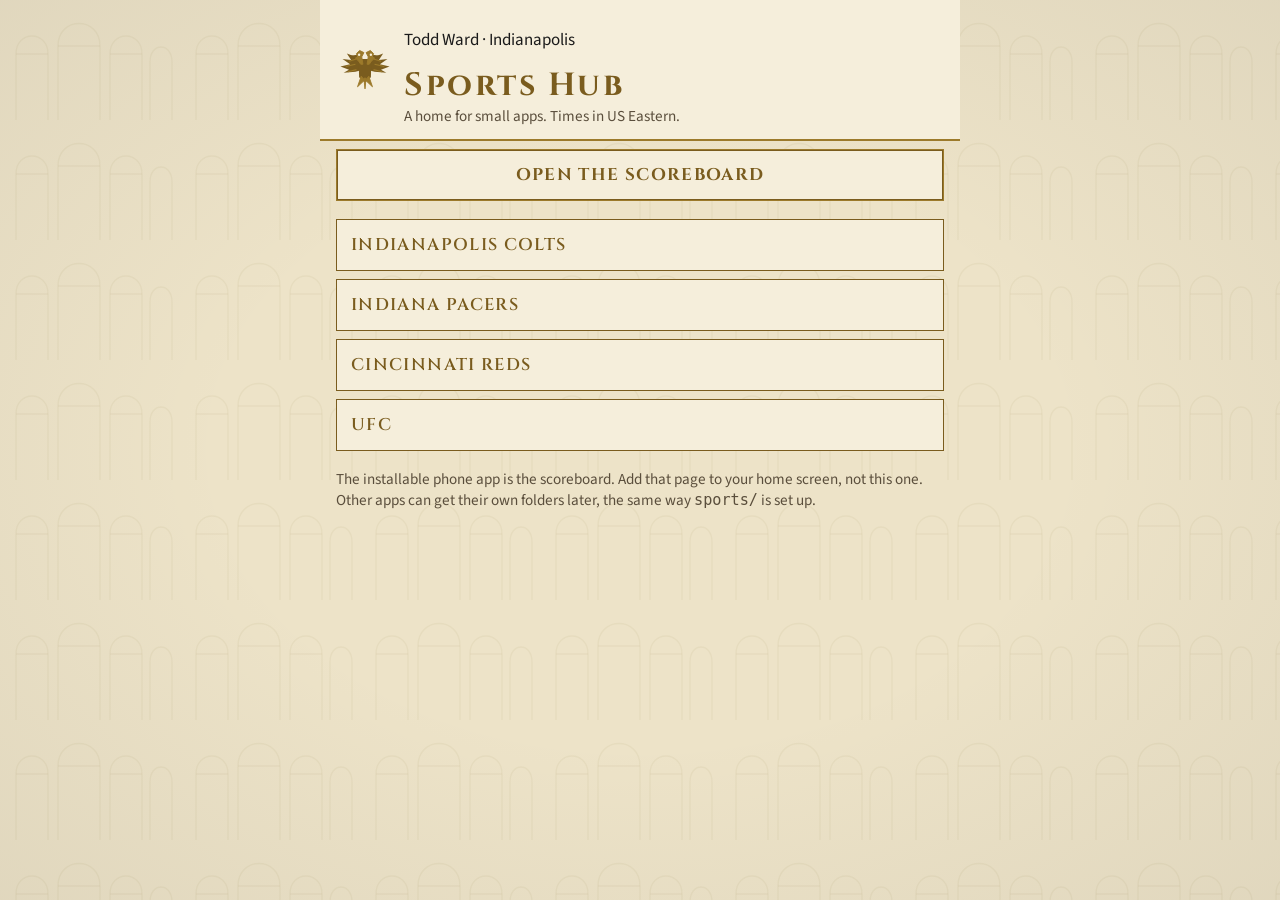
<file: index.html>
<!DOCTYPE html>
<html lang="en">
<head>
  <meta charset="utf-8">
  <meta name="viewport" content="width=device-width, initial-scale=1, viewport-fit=cover">
  <meta name="theme-color" content="#0B0B0D">
  <meta name="theme-color" content="#EDE3C8" media="(prefers-color-scheme: light)">
  <meta name="description" content="Sports Hub for Todd Ward. The phone scoreboard lives in the sports app.">
  <title>Sports Hub</title>
  <link rel="icon" href="sports/icons/icon-192.png">
  <link rel="stylesheet" href="sports/css/app.css">
</head>
<body>
  <div class="shell">
    <header class="mast">
      <div class="brand">
        <svg class="aquila" viewBox="34 16 60 50" aria-hidden="true">
          <path d="M62.8 34.8 53.6 26.7 44.3 23.2 48.9 30.2 39.6 29 47.8 34.8 37.3 37.2 46.6 40.6 40.8 44.1 53.6 43 61.7 40.6Z"/>
          <path d="M65.2 34.8 74.4 26.7 83.7 23.2 79.1 30.2 88.4 29 80.2 34.8 90.7 37.2 81.4 40.6 87.2 44.1 74.4 43 66.3 40.6Z"/>
          <path d="M57 29 71 29 70.4 48.8 64 54.6 57.6 48.8Z"/>
          <path d="M55.9 24.4 47.8 25.6 55.3 27.9Z"/>
          <path d="M72.1 24.4 80.2 25.6 72.7 27.9Z"/>
          <path class="bright" d="M61.7 34.8 60.5 26.7 62.8 22.1 58.2 19.8 54.7 23.2 55.9 26.7 53.6 27.9 57 31.4 59.4 34.8Z"/>
          <path class="bright" d="M66.3 34.8 67.5 26.7 65.2 22.1 69.8 19.8 73.3 23.2 72.1 26.7 74.4 27.9 71 31.4 68.6 34.8Z"/>
          <path class="bright" d="M59.9 47.6 55.9 59.2 63.4 52.2Z"/>
          <path class="bright" d="M62.8 49.9 64 61.5 65.2 49.9Z"/>
          <path class="bright" d="M68.1 47.6 72.1 59.2 64.6 52.2Z"/>
          <path class="line" d="M54.7 29 46.6 31.4M53.6 34.8 43.1 37.2M54.7 40.6 45.4 43M73.3 29 81.4 31.4M74.4 34.8 84.9 37.2M73.3 40.6 82.6 43"/>
          <circle class="eye" cx="57.6" cy="24.4" r="1.3"/>
          <circle class="eye" cx="70.4" cy="24.4" r="1.3"/>
        </svg>
        <div>
          <p class="eyebrow">Todd Ward · Indianapolis</p>
          <h1>Sports Hub</h1>
          <p class="place">A home for small apps. Times in US Eastern.</p>
        </div>
      </div>
    </header>
    <a class="refresh open-app" href="sports/">Open the scoreboard</a>
    <ul class="hub-list">
      <li><a href="sports/#colts">Indianapolis Colts</a></li>
      <li><a href="sports/#pacers">Indiana Pacers</a></li>
      <li><a href="sports/#reds">Cincinnati Reds</a></li>
      <li><a href="sports/#ufc">UFC</a></li>
    </ul>
    <p class="place">The installable phone app is the scoreboard. Add that page to your home screen, not this one. Other apps can get their own folders later, the same way <code>sports/</code> is set up.</p>
  </div>
</body>
</html>
</file>
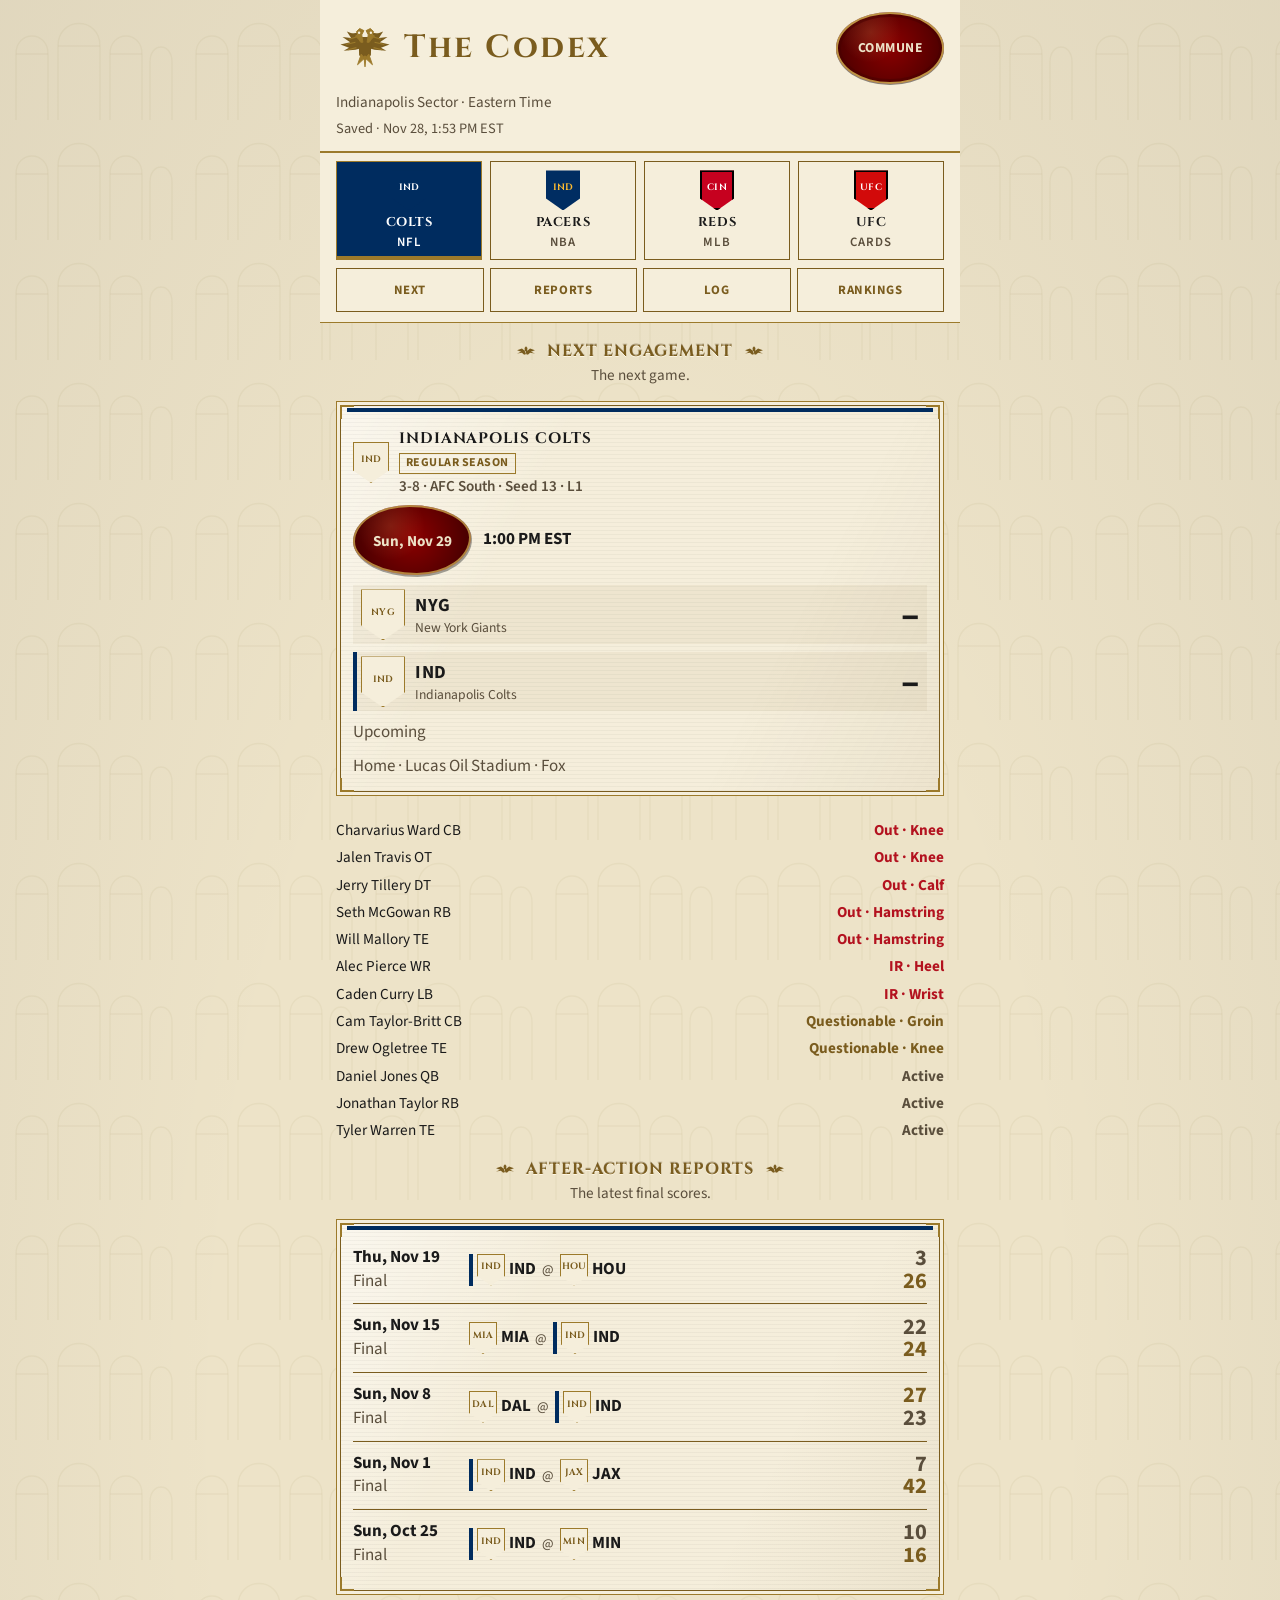
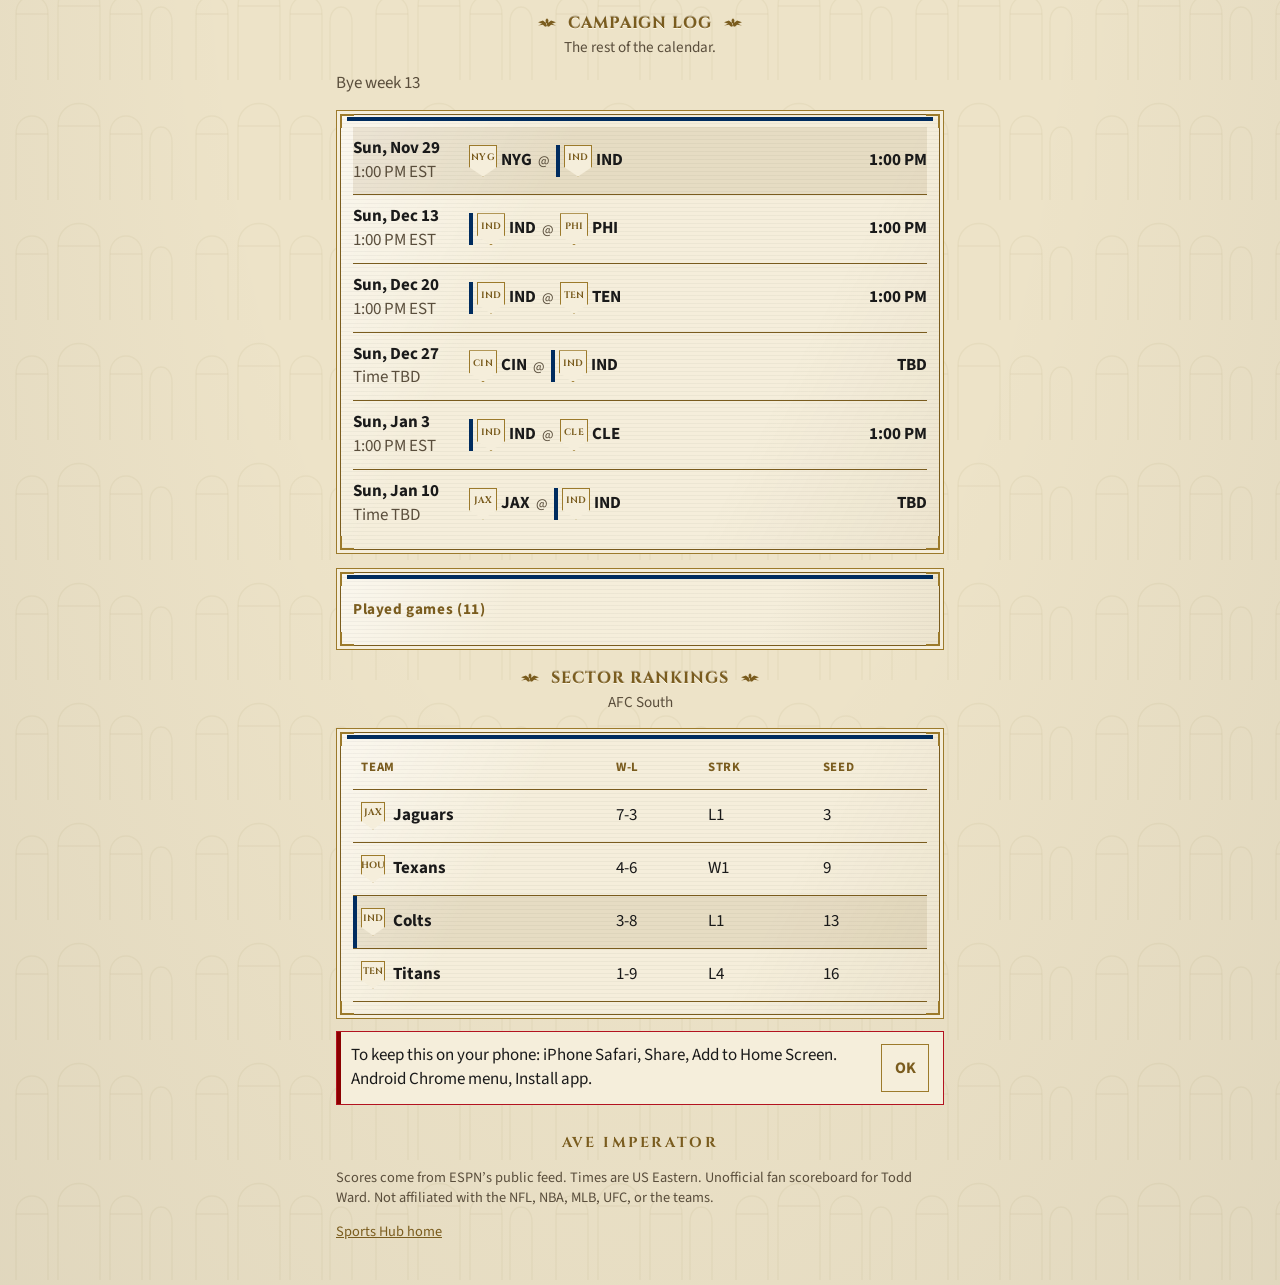
<file: sports/index.html>
<!DOCTYPE html>
<html lang="en">
<head>
  <meta charset="utf-8">
  <meta name="viewport" content="width=device-width, initial-scale=1, viewport-fit=cover">
  <meta name="theme-color" content="#0B0B0D">
  <meta name="theme-color" content="#EDE3C8" media="(prefers-color-scheme: light)">
  <meta name="description" content="Colts, Pacers, Reds, and UFC scores for Todd Ward. Times in US Eastern.">
  <meta name="mobile-web-app-capable" content="yes">
  <meta name="apple-mobile-web-app-capable" content="yes">
  <meta name="apple-mobile-web-app-status-bar-style" content="black-translucent">
  <meta name="apple-mobile-web-app-title" content="Ward Sports">
  <title>Ward Sports</title>
  <link rel="manifest" href="manifest.webmanifest">
  <link rel="icon" href="icons/icon-192.png" sizes="192x192">
  <link rel="apple-touch-icon" href="icons/apple-touch-icon.png">
  <link rel="stylesheet" href="css/app.css">
</head>
<body>
  <div class="shell">
    <header class="mast">
      <div class="mast-row">
      <div class="brand">
        <svg class="aquila" viewBox="34 16 60 50" aria-hidden="true">
          <path d="M62.8 34.8 53.6 26.7 44.3 23.2 48.9 30.2 39.6 29 47.8 34.8 37.3 37.2 46.6 40.6 40.8 44.1 53.6 43 61.7 40.6Z"/>
          <path d="M65.2 34.8 74.4 26.7 83.7 23.2 79.1 30.2 88.4 29 80.2 34.8 90.7 37.2 81.4 40.6 87.2 44.1 74.4 43 66.3 40.6Z"/>
          <path d="M57 29 71 29 70.4 48.8 64 54.6 57.6 48.8Z"/>
          <path d="M55.9 24.4 47.8 25.6 55.3 27.9Z"/>
          <path d="M72.1 24.4 80.2 25.6 72.7 27.9Z"/>
          <path class="bright" d="M61.7 34.8 60.5 26.7 62.8 22.1 58.2 19.8 54.7 23.2 55.9 26.7 53.6 27.9 57 31.4 59.4 34.8Z"/>
          <path class="bright" d="M66.3 34.8 67.5 26.7 65.2 22.1 69.8 19.8 73.3 23.2 72.1 26.7 74.4 27.9 71 31.4 68.6 34.8Z"/>
          <path class="bright" d="M59.9 47.6 55.9 59.2 63.4 52.2Z"/>
          <path class="bright" d="M62.8 49.9 64 61.5 65.2 49.9Z"/>
          <path class="bright" d="M68.1 47.6 72.1 59.2 64.6 52.2Z"/>
          <path class="line" d="M54.7 29 46.6 31.4M53.6 34.8 43.1 37.2M54.7 40.6 45.4 43M73.3 29 81.4 31.4M74.4 34.8 84.9 37.2M73.3 40.6 82.6 43"/>
          <circle class="eye" cx="57.6" cy="24.4" r="1.3"/>
          <circle class="eye" cx="70.4" cy="24.4" r="1.3"/>
        </svg>
        <div>
          <h1>The Codex</h1>
        </div>
      </div>
      <button type="button" class="refresh" id="refresh" aria-label="Refresh">Commune</button>
      </div>
      <p class="place">Indianapolis Sector · Eastern Time</p>
      <p class="status-line" id="updated"></p>
    </header>
    <div class="sticky-bar">
      <nav class="teams" id="teams" aria-label="Teams"></nav>
      <nav class="section-nav" id="sections" aria-label="Sections"></nav>
    </div>
    <div id="status"></div>
    <main id="main">
      <p class="empty candle">Consulting the Codex…</p>
    </main>
    <div class="hint" id="install-hint" hidden>
      <p>To keep this on your phone: iPhone Safari, Share, Add to Home Screen. Android Chrome menu, Install app.</p>
      <button type="button" id="dismiss-hint">OK</button>
    </div>
    <footer class="footer">
      <p class="motto">Ave Imperator</p>
      <p>Scores come from ESPN’s public feed. Times are US Eastern. Unofficial fan scoreboard for Todd Ward. Not affiliated with the NFL, NBA, MLB, UFC, or the teams.</p>
      <p><a href="../">Sports Hub home</a></p>
    </footer>
  </div>
  <noscript>
    <p class="banner">This scoreboard needs JavaScript. It only requests public scores.</p>
  </noscript>
  <script type="module" src="js/app.js"></script>
</body>
</html>
</file>
<file: sports/css/app.css>
@font-face {
  font-family: "Cinzel";
  font-style: normal;
  font-weight: 600;
  font-display: swap;
  src: url("../fonts/cinzel-latin-600.woff2") format("woff2");
  unicode-range: U+0000-00FF, U+0131, U+0152-0153, U+02BB-02BC, U+02C6, U+02DA, U+02DC, U+0304, U+0308, U+0329, U+2000-206F, U+20AC, U+2122, U+2191, U+2193, U+2212, U+2215, U+FEFF, U+FFFD;
}
@font-face {
  font-family: "Cinzel";
  font-style: normal;
  font-weight: 700;
  font-display: swap;
  src: url("../fonts/cinzel-latin-700.woff2") format("woff2");
  unicode-range: U+0000-00FF, U+0131, U+0152-0153, U+02BB-02BC, U+02C6, U+02DA, U+02DC, U+0304, U+0308, U+0329, U+2000-206F, U+20AC, U+2122, U+2191, U+2193, U+2212, U+2215, U+FEFF, U+FFFD;
}
@font-face {
  font-family: "Source Sans 3";
  font-style: normal;
  font-weight: 400;
  font-display: swap;
  src: url("../fonts/source-sans-3-latin-ext-400.woff2") format("woff2");
  unicode-range: U+0100-02BA, U+02BD-02C5, U+02C7-02CC, U+02CE-02D7, U+02DD-02FF, U+0304, U+0308, U+0329, U+1D00-1DBF, U+1E00-1E9F, U+1EF2-1EFF, U+2020, U+20A0-20AB, U+20AD-20C0, U+2113, U+2C60-2C7F, U+A720-A7FF;
}
@font-face {
  font-family: "Source Sans 3";
  font-style: normal;
  font-weight: 600;
  font-display: swap;
  src: url("../fonts/source-sans-3-latin-ext-600.woff2") format("woff2");
  unicode-range: U+0100-02BA, U+02BD-02C5, U+02C7-02CC, U+02CE-02D7, U+02DD-02FF, U+0304, U+0308, U+0329, U+1D00-1DBF, U+1E00-1E9F, U+1EF2-1EFF, U+2020, U+20A0-20AB, U+20AD-20C0, U+2113, U+2C60-2C7F, U+A720-A7FF;
}
@font-face {
  font-family: "Source Sans 3";
  font-style: normal;
  font-weight: 700;
  font-display: swap;
  src: url("../fonts/source-sans-3-latin-ext-700.woff2") format("woff2");
  unicode-range: U+0100-02BA, U+02BD-02C5, U+02C7-02CC, U+02CE-02D7, U+02DD-02FF, U+0304, U+0308, U+0329, U+1D00-1DBF, U+1E00-1E9F, U+1EF2-1EFF, U+2020, U+20A0-20AB, U+20AD-20C0, U+2113, U+2C60-2C7F, U+A720-A7FF;
}
@font-face {
  font-family: "Source Sans 3";
  font-style: normal;
  font-weight: 400;
  font-display: swap;
  src: url("../fonts/source-sans-3-latin-400.woff2") format("woff2");
  unicode-range: U+0000-00FF, U+0131, U+0152-0153, U+02BB-02BC, U+02C6, U+02DA, U+02DC, U+0304, U+0308, U+0329, U+2000-206F, U+20AC, U+2122, U+2191, U+2193, U+2212, U+2215, U+FEFF, U+FFFD;
}
@font-face {
  font-family: "Source Sans 3";
  font-style: normal;
  font-weight: 600;
  font-display: swap;
  src: url("../fonts/source-sans-3-latin-600.woff2") format("woff2");
  unicode-range: U+0000-00FF, U+0131, U+0152-0153, U+02BB-02BC, U+02C6, U+02DA, U+02DC, U+0304, U+0308, U+0329, U+2000-206F, U+20AC, U+2122, U+2191, U+2193, U+2212, U+2215, U+FEFF, U+FFFD;
}
@font-face {
  font-family: "Source Sans 3";
  font-style: normal;
  font-weight: 700;
  font-display: swap;
  src: url("../fonts/source-sans-3-latin-700.woff2") format("woff2");
  unicode-range: U+0000-00FF, U+0131, U+0152-0153, U+02BB-02BC, U+02C6, U+02DA, U+02DC, U+0304, U+0308, U+0329, U+2000-206F, U+20AC, U+2122, U+2191, U+2193, U+2212, U+2215, U+FEFF, U+FFFD;
}

:root {
  color-scheme: dark;
  --bg: #0B0B0D;
  --panel: #1E2124;
  --raised: #2A2E33;
  --iron: #3A3F45;
  --gold: #C9A44C;
  --gold-2: #E8C874;
  --bronze: #7A5C1E;
  --ink: #EDE3C8;
  --muted: #B8AA88;
  --blood: #8B0000;
  --blood-2: #B3121F;
  --gold-text: #C9A44C;
  --win: #E8C874;
  --scan: rgba(237, 227, 200, 0.045);
  --sheen: rgba(255, 255, 255, 0.05);
  --shade: rgba(0, 0, 0, 0.22);
  --vignette: rgba(0, 0, 0, 0.06);
  --ours: rgba(237, 227, 200, 0.05);
  --sans: "Source Sans 3", "Segoe UI", sans-serif;
  --display: "Cinzel", Palatino, "Palatino Linotype", serif;
  --colts: #002C5F;
  --colts-ink: #FFFFFF;
  --pacers: #002D62;
  --pacers-ink: #FDBB30;
  /* Black is the Reds/UFC metal, not type: it fails 4.5:1 on the red fill. */
  --reds: #C6011F;
  --reds-mark: #000000;
  --ufc-red: #D20A0A;
  --ufc-mark: #000000;
  --team: var(--colts);
  --team-ink: var(--colts-ink);
  --arches: url("data:image/svg+xml,%3Csvg xmlns='http://www.w3.org/2000/svg' width='180' height='120' viewBox='0 0 180 120'%3E%3Cg fill='none' stroke='%23C9A44C' stroke-width='1.4' stroke-opacity='0.06'%3E%3Cpath d='M16 120 V54 C16 30 48 30 48 54 V120'/%3E%3Cpath d='M58 120 V46 C58 16 100 16 100 46 V120'/%3E%3Cpath d='M110 120 V54 C110 30 142 30 142 54 V120'/%3E%3Cpath d='M150 120 V62 C150 42 172 42 172 62 V120'/%3E%3Cpath d='M16 54 H48 M58 46 H100 M110 54 H142'/%3E%3C/g%3E%3C/svg%3E");
}

html[data-team="colts"] { --team: var(--colts); --team-ink: var(--colts-ink); }
html[data-team="pacers"] { --team: var(--pacers); --team-ink: var(--pacers-ink); }
html[data-team="reds"] { --team: var(--reds); --team-ink: #FFFFFF; }
html[data-team="ufc"] { --team: var(--ufc-red); --team-ink: #FFFFFF; }
.team-colts { --team: var(--colts); --team-ink: var(--colts-ink); }
.team-pacers { --team: var(--pacers); --team-ink: var(--pacers-ink); }
.team-reds { --team: var(--reds); --team-ink: #FFFFFF; }
.team-ufc { --team: var(--ufc-red); --team-ink: #FFFFFF; }

* { box-sizing: border-box; }
html { scroll-behavior: smooth; }
body {
  margin: 0;
  min-height: 100vh;
  background-color: var(--bg);
  background-image:
    radial-gradient(ellipse at center, transparent 46%, var(--vignette) 100%),
    var(--arches);
  background-size: auto, 180px 120px;
  color: var(--ink);
  font-family: var(--sans);
  font-size: 17px;
  line-height: 1.4;
}
button, a, summary { touch-action: manipulation; }
button { cursor: pointer; }
:focus-visible {
  outline: 3px solid var(--gold-2);
  outline-offset: 2px;
}
.shell {
  width: min(640px, 100%);
  margin: 0 auto;
  padding: 0 16px calc(28px + env(safe-area-inset-bottom));
}
.mast {
  display: flex;
  flex-direction: column;
  gap: 4px;
  margin: 0 -16px;
  padding: calc(12px + env(safe-area-inset-top)) 16px 12px;
  background: var(--panel);
  border-bottom: 2px solid var(--gold);
}
.mast-row {
  display: flex;
  align-items: center;
  justify-content: space-between;
  gap: 12px;
}
.brand { display: flex; gap: 10px; align-items: center; min-width: 0; }
.aquila { width: 58px; height: 46px; flex: none; color: var(--gold); }
.aquila path { fill: currentColor; }
.aquila .bright { color: var(--gold-2); }
.aquila .line { fill: none; stroke: var(--gold-2); stroke-width: 1.2; }
.aquila .eye { fill: var(--panel); }
h1 {
  margin: 0;
  font-family: var(--display);
  font-weight: 700;
  font-size: 2rem;
  letter-spacing: 0.08em;
  line-height: 1;
  color: var(--gold-text);
}
.place { margin: 4px 0 0; color: var(--muted); font-size: 0.95rem; }
.status-line { margin: 2px 0 0; color: var(--muted); font-size: 0.9rem; min-height: 1.2em; }
button.refresh {
  flex: none;
  width: 108px;
  height: 72px;
  padding: 8px 10px;
  border: 0;
  border-radius: 50%;
  background:
    radial-gradient(circle at 32% 28%, rgba(232, 200, 116, 0.16), transparent 34%),
    radial-gradient(circle at 50% 48%, #8B0000, #4e0000 80%);
  color: #EDE3C8;
  font-family: var(--sans);
  font-weight: 700;
  font-size: 0.85rem;
  letter-spacing: 0.04em;
  line-height: 1.1;
  text-transform: uppercase;
  box-shadow:
    inset 0 0 0 2px rgba(201, 164, 76, 0.9),
    inset 0 0 0 5px rgba(74, 0, 0, 0.55),
    0 1px 0 rgba(0, 0, 0, 0.45);
}
button.refresh:disabled { opacity: 0.72; }
a.open-app {
  display: flex;
  align-items: center;
  justify-content: center;
  min-height: 52px;
  margin-top: 8px;
  padding: 0 16px;
  border: 1px solid var(--gold);
  background: var(--panel);
  color: var(--gold-text);
  box-shadow: inset 0 0 0 1px var(--bronze);
  text-decoration: none;
  font-family: var(--display);
  font-weight: 700;
  letter-spacing: 0.08em;
  text-transform: uppercase;
}
.sticky-bar {
  position: sticky;
  top: env(safe-area-inset-top);
  z-index: 5;
  margin: 0 -16px;
  padding: 8px 16px 10px;
  background: var(--panel);
  border-bottom: 1px solid var(--gold);
}
.teams {
  display: grid;
  grid-template-columns: 1fr 1fr;
  gap: 8px;
}
.team-btn {
  display: flex;
  align-items: center;
  gap: 8px;
  min-height: 64px;
  padding: 8px;
  border: 1px solid var(--iron);
  background: var(--panel);
  color: var(--ink);
  text-align: left;
}
.team-btn.is-active {
  background: var(--team);
  color: var(--team-ink);
  border-color: var(--gold);
  box-shadow: inset 0 -3px 0 var(--gold);
}
.team-copy { min-width: 0; }
.team-name, .event-name, .identity-name, .kicker, .motto {
  font-family: var(--display);
  font-weight: 700;
  letter-spacing: 0.06em;
  text-transform: uppercase;
}
.team-name { display: block; font-size: 0.95rem; }
.team-league {
  display: block;
  margin-top: 2px;
  color: var(--muted);
  font-family: var(--sans);
  font-size: 0.8rem;
  font-weight: 600;
  letter-spacing: 0.08em;
  text-transform: uppercase;
}
.team-btn.is-active .team-league { color: var(--team-ink); }
.shield {
  display: inline-grid;
  place-items: center;
  flex: none;
  width: 32px;
  height: 38px;
  padding-bottom: 5px;
  background: var(--team, var(--raised));
  color: var(--team-ink, var(--gold-text));
  clip-path: polygon(0 0, 100% 0, 100% 70%, 50% 100%, 0 70%);
  font-family: var(--display);
  font-weight: 700;
  font-size: 0.58rem;
  letter-spacing: 0.01em;
  line-height: 1;
}
.team-btn .shield { width: 34px; height: 40px; }
.team-reds .shield { box-shadow: inset 0 0 0 2px var(--reds-mark); }
.team-ufc .shield { box-shadow: inset 0 0 0 2px var(--ufc-mark); }
.shield-plain {
  background: var(--raised);
  color: var(--gold-text);
  box-shadow: inset 0 0 0 1px var(--gold);
}
.section-nav {
  display: flex;
  gap: 6px;
  margin-top: 8px;
}
.section-link {
  flex: 1;
  min-height: 44px;
  display: flex;
  align-items: center;
  justify-content: center;
  border: 1px solid var(--iron);
  background: var(--raised);
  color: var(--gold-text);
  font-family: var(--sans);
  font-size: 0.8rem;
  font-weight: 700;
  letter-spacing: 0.04em;
  text-transform: uppercase;
  padding: 0 4px;
}
.hub-list { list-style: none; margin: 18px 0; padding: 0; display: grid; gap: 8px; }
.hub-list a {
  display: flex;
  align-items: center;
  min-height: 52px;
  padding: 0 14px;
  border: 1px solid var(--iron);
  background: var(--panel);
  color: var(--gold-text);
  text-decoration: none;
  font-family: var(--display);
  letter-spacing: 0.08em;
  text-transform: uppercase;
}
.banner, .hint {
  margin: 12px 0 0;
  padding: 12px 14px;
  border: 1px solid var(--blood-2);
  background: var(--panel);
  color: var(--ink);
  box-shadow: inset 4px 0 0 var(--blood);
}
.hint { display: flex; gap: 12px; align-items: center; justify-content: space-between; }
.hint p { margin: 0; }
.hint button {
  flex: none;
  min-width: 48px;
  min-height: 48px;
  border: 1px solid var(--gold);
  background: transparent;
  color: var(--gold-text);
  font: 700 1rem/1 var(--sans);
}
.block {
  display: flex;
  flex-direction: column;
  gap: 14px;
  padding-top: 18px;
  scroll-margin-top: 230px;
}
.section-head { text-align: center; }
h2 {
  display: flex;
  align-items: center;
  justify-content: center;
  gap: 8px;
  margin: 0;
  color: var(--gold-text);
  font-family: var(--display);
  font-size: 1rem;
  font-weight: 700;
  letter-spacing: 0.06em;
  line-height: 1.25;
  text-transform: uppercase;
  text-shadow: 0 1px 0 rgba(0, 0, 0, 0.75), 0 -1px 0 rgba(232, 200, 116, 0.35);
}
h2 span { text-align: center; }
.section-sub {
  margin: 4px 0 0;
  color: var(--muted);
  font-size: 0.95rem;
}
.rule-icon { width: 26px; height: 14px; flex: none; color: var(--gold-text); }
.battle-card,
.stack,
.table-wrap,
details {
  position: relative;
  padding: 16px;
  border: 1px solid var(--gold);
  background-color: var(--panel);
  background-image:
    repeating-linear-gradient(180deg, var(--scan) 0 1px, transparent 1px 4px),
    linear-gradient(118deg, var(--sheen), transparent 30%, transparent 70%, var(--shade)),
    linear-gradient(180deg, var(--raised), var(--panel));
  box-shadow: inset 0 0 0 3px var(--panel), inset 0 0 0 4px var(--bronze);
}
.battle-card::before,
.stack::before,
.table-wrap::before,
details::before {
  content: "";
  position: absolute;
  z-index: 1;
  top: 6px;
  left: 10px;
  right: 10px;
  height: 4px;
  background: var(--team);
  pointer-events: none;
}
.battle-card::after,
.stack::after,
.table-wrap::after,
details::after {
  content: "";
  position: absolute;
  z-index: 1;
  inset: 3px;
  pointer-events: none;
  background:
    linear-gradient(var(--gold), var(--gold)) left top / 14px 2px no-repeat,
    linear-gradient(var(--gold), var(--gold)) left top / 2px 14px no-repeat,
    linear-gradient(var(--gold), var(--gold)) right top / 14px 2px no-repeat,
    linear-gradient(var(--gold), var(--gold)) right top / 2px 14px no-repeat,
    linear-gradient(var(--gold), var(--gold)) left bottom / 14px 2px no-repeat,
    linear-gradient(var(--gold), var(--gold)) left bottom / 2px 14px no-repeat,
    linear-gradient(var(--gold), var(--gold)) right bottom / 14px 2px no-repeat,
    linear-gradient(var(--gold), var(--gold)) right bottom / 2px 14px no-repeat;
}
.battle-card { padding: 18px 16px 16px; }
.stack:has(> .battle-card),
details > .stack {
  padding: 0;
  border: 0;
  background: none;
  box-shadow: none;
}
.stack:has(> .battle-card) { display: grid; gap: 14px; }
.stack:has(> .battle-card)::before,
.stack:has(> .battle-card)::after,
details > .stack::before,
details > .stack::after { content: none; }
.identity { display: flex; gap: 10px; align-items: center; margin: 8px 0 8px; }
.identity-name { display: block; font-size: 0.95rem; }
.identity-meta, .meta, .note, .empty, .row-sub, .record, .weight, .method { color: var(--muted); }
.identity-meta {
  display: block;
  margin-top: 2px;
  font-family: var(--sans);
  font-weight: 600;
  font-size: 0.95rem;
  letter-spacing: 0;
  text-transform: none;
}
.when {
  display: flex;
  align-items: center;
  gap: 12px;
  flex-wrap: wrap;
  margin: 0 0 10px;
  color: var(--ink);
  font-family: var(--sans);
  font-weight: 700;
}
.wax {
  position: relative;
  z-index: 0;
  display: inline-flex;
  align-items: center;
  justify-content: center;
  min-width: 7.4rem;
  min-height: 4.4rem;
  padding: 0.85rem 0.7rem 0.7rem;
  color: #EDE3C8;
  font-size: 0.95rem;
  font-weight: 700;
  line-height: 1.15;
  text-align: center;
}
.wax::before {
  content: "";
  position: absolute;
  z-index: -1;
  inset: 0;
  background:
    radial-gradient(circle at 32% 30%, rgba(232, 200, 116, 0.14), transparent 36%),
    radial-gradient(circle at 50% 46%, #8B0000, #4c0000 78%);
  border-radius: 48% 52% 46% 54% / 52% 46% 54% 48%;
  box-shadow:
    inset 0 0 0 2px rgba(201, 164, 76, 0.8),
    1px 2px 0 rgba(0, 0, 0, 0.35);
}
.when-time { font-variant-numeric: tabular-nums; color: var(--ink); }
.scoreboard { display: grid; gap: 8px; }
.side, .fighter, .mini {
  display: flex;
  align-items: center;
  gap: 10px;
}
.side {
  min-height: 56px;
  padding: 4px 8px;
  background: rgba(255, 255, 255, 0.03);
}
.side.is-ours,
.mini.is-ours,
tbody tr.is-ours { box-shadow: inset 4px 0 0 var(--team); }
.mini.is-ours { padding-left: 8px; }
.side-name { display: flex; flex-direction: column; min-width: 0; flex: 1; }
.abbr { font-weight: 700; font-size: 1.15rem; letter-spacing: 0.04em; }
.full { color: var(--muted); font-size: 0.85rem; white-space: nowrap; overflow: hidden; text-overflow: ellipsis; }
.score {
  margin-left: auto;
  min-width: 2.2ch;
  font-family: var(--sans);
  font-variant-numeric: tabular-nums;
  font-weight: 700;
  font-size: 2.4rem;
  line-height: 1;
  color: var(--ink);
  text-align: right;
}
.score.is-win { color: var(--win); }
.score.is-loss { color: var(--muted); }
.meta { margin: 10px 0 0; display: flex; gap: 8px; align-items: center; flex-wrap: wrap; }
.dim { color: var(--muted); }
.live-pill {
  display: inline-flex;
  align-items: center;
  min-height: 28px;
  padding: 0 10px;
  background: var(--blood);
  color: #EDE3C8;
  font-family: var(--sans);
  font-weight: 700;
  font-size: 0.8rem;
  letter-spacing: 0.08em;
  text-transform: uppercase;
}
.live-pill::before {
  content: "";
  width: 8px;
  height: 8px;
  margin-right: 6px;
  border-radius: 50%;
  background: #EDE3C8;
  animation: pulse 1.4s ease-in-out infinite;
}
.stack { display: grid; }
.game-row {
  display: grid;
  grid-template-columns: 108px minmax(0, 1fr) auto;
  gap: 8px;
  align-items: center;
  min-height: 64px;
  padding: 10px 0;
  background: transparent;
}
.stack > .game-row + .game-row { border-top: 1px solid var(--iron); }
.game-row.is-next { background: var(--ours); }
.game-row.is-event { grid-template-columns: 108px minmax(0, 1fr); }
.when-col, .event-line { display: flex; flex-direction: column; min-width: 0; }
.row-date, .row-time { font-weight: 700; color: var(--ink); font-variant-numeric: tabular-nums; }
.matchup { display: flex; align-items: center; gap: 6px; min-width: 0; flex-wrap: wrap; }
.mini { gap: 4px; font-weight: 700; }
.at { color: var(--muted); font-size: 0.85rem; }
.row-score { display: flex; flex-direction: column; align-items: flex-end; min-width: 52px; }
.row-score .score { font-size: 1.4rem; }
.note, .empty { margin: 0; }
.table-wrap { overflow-x: auto; padding-top: 18px; }
table { width: 100%; border-collapse: collapse; }
th, td {
  padding: 12px 8px;
  text-align: left;
  border-bottom: 1px solid var(--iron);
  font-variant-numeric: tabular-nums;
  white-space: nowrap;
}
th[scope="row"] {
  display: flex;
  align-items: center;
  gap: 8px;
  font-weight: 700;
  text-align: left;
}
tbody tr.is-ours { background: var(--ours); }
thead th {
  font-family: var(--sans);
  font-size: 0.8rem;
  font-weight: 700;
  letter-spacing: 0.06em;
  text-transform: uppercase;
  color: var(--gold-text);
}
.event-name { margin: 6px 0; font-size: 1.05rem; letter-spacing: 0.04em; line-height: 1.25; text-transform: none; }
.kicker { margin: 6px 0 0; color: var(--gold-text); font-size: 0.8rem; }
.fights { display: grid; margin-top: 8px; }
.fight { padding: 4px 0; }
.fighter { justify-content: flex-start; min-height: 36px; }
.fight-head {
  display: flex;
  justify-content: space-between;
  align-items: baseline;
  gap: 12px;
  margin-bottom: 4px;
  font-size: 0.85rem;
}
.fighters { display: grid; gap: 4px; }
.fighter-name { font-weight: 700; flex: 1; min-width: 0; }
.win-mark {
  position: relative;
  width: 40px;
  height: 30px;
  margin-left: auto;
  display: grid;
  place-items: center;
  flex: none;
  color: var(--gold-text);
}
.laurel { position: absolute; inset: 0; width: 40px; height: 30px; }
.win-letter {
  position: relative;
  color: var(--ink);
  font-family: var(--sans);
  font-weight: 700;
  font-size: 0.95rem;
  line-height: 1;
}
.method { margin-left: auto; text-align: right; }
.skull-rule {
  display: flex;
  align-items: center;
  gap: 8px;
  margin: 2px 0;
  color: var(--gold-text);
}
.skull-rule::before,
.skull-rule::after {
  content: "";
  height: 1px;
  flex: 1;
  background: var(--bronze);
}
.skull { width: 18px; height: 12px; flex: none; }
details { margin-top: 0; }
summary {
  display: flex;
  align-items: center;
  min-height: 48px;
  cursor: pointer;
  color: var(--gold-text);
  font-family: var(--sans);
  font-size: 0.95rem;
  font-weight: 700;
  letter-spacing: 0.04em;
}
summary::-webkit-details-marker { display: none; }
.logo { object-fit: contain; flex: none; }
.footer {
  margin-top: 28px;
  color: var(--muted);
  font-size: 0.9rem;
}
.footer a { color: var(--gold-text); }
.motto {
  margin: 0 0 8px;
  color: var(--gold-text);
  font-size: 0.9rem;
  letter-spacing: 0.18em;
  text-align: center;
}
.candle { animation: flicker 1.8s ease-in-out infinite; }
@media (min-width: 520px) {
  .teams { grid-template-columns: repeat(4, 1fr); }
  .team-btn {
    flex-direction: column;
    justify-content: center;
    gap: 4px;
    padding: 8px 4px;
    text-align: center;
  }
  .team-name { font-size: 0.8rem; letter-spacing: 0.04em; }
  .block { scroll-margin-top: 168px; }
}
@media (max-width: 380px) {
  .game-row { grid-template-columns: 92px minmax(0, 1fr); }
  .row-score { grid-column: 2; flex-direction: row; gap: 10px; justify-content: flex-end; }
  h1 { letter-spacing: 0.06em; }
}
@media (prefers-color-scheme: light) {
  :root {
    color-scheme: light;
    --bg: #EDE3C8;
    --panel: #F5EEDB;
    --raised: #F5EEDB;
    --iron: #7A5C1E;
    --gold: #9C7A2B;
    --gold-2: #7A5C1E;
    --bronze: #7A5C1E;
    --ink: #1A1A1A;
    --muted: #5A4E3C;
    /* #9C7A2B is below 4.5:1 on parchment, so text uses the bronze. */
    --gold-text: #7A5C1E;
    --win: #7A5C1E;
    --scan: rgba(26, 26, 26, 0.04);
    --sheen: rgba(255, 255, 255, 0.55);
    --shade: rgba(122, 92, 30, 0.07);
    --vignette: rgba(26, 26, 26, 0.06);
    --ours: rgba(122, 92, 30, 0.12);
    --arches: url("data:image/svg+xml,%3Csvg xmlns='http://www.w3.org/2000/svg' width='180' height='120' viewBox='0 0 180 120'%3E%3Cg fill='none' stroke='%237A5C1E' stroke-width='1.4' stroke-opacity='0.06'%3E%3Cpath d='M16 120 V54 C16 30 48 30 48 54 V120'/%3E%3Cpath d='M58 120 V46 C58 16 100 16 100 46 V120'/%3E%3Cpath d='M110 120 V54 C110 30 142 30 142 54 V120'/%3E%3Cpath d='M150 120 V62 C150 42 172 42 172 62 V120'/%3E%3Cpath d='M16 54 H48 M58 46 H100 M110 54 H142'/%3E%3C/g%3E%3C/svg%3E");
  }
  h2 { text-shadow: 0 1px 0 rgba(255, 248, 230, 0.9), 0 -1px 0 rgba(74, 52, 16, 0.4); }
  .side { background: rgba(122, 92, 30, 0.06); }
  .aquila { color: var(--gold-text); }
  .aquila .bright,
  .aquila .line { color: var(--gold); stroke: var(--gold); }
}
@media (prefers-reduced-motion: reduce) {
  .live-pill::before,
  .candle { animation: none; }
  html { scroll-behavior: auto; }
}
@keyframes pulse {
  0%, 100% { opacity: 1; }
  50% { opacity: 0.35; }
}
@keyframes flicker {
  0%, 100% { opacity: 1; text-shadow: 0 0 8px rgba(232, 200, 116, 0.45); }
  42% { opacity: 0.55; text-shadow: 0 0 2px rgba(232, 200, 116, 0.12); }
  58% { opacity: 0.92; }
  73% { opacity: 0.64; }
}
.season-badge {
  display: inline-block;
  margin-top: 4px;
  padding: 1px 6px;
  border: 1px solid var(--gold);
  color: var(--gold-text);
  font-family: var(--sans);
  font-size: 0.75rem;
  font-weight: 700;
  letter-spacing: 0.04em;
  text-transform: uppercase;
}
.kicker .season-badge { margin: 0 0 0 8px; }
.battle-card.is-gameday {
  box-shadow: inset 0 0 0 3px var(--panel), inset 0 0 0 4px var(--gold);
}
.availability { display: grid; gap: 6px; margin-top: 10px; }
.availability-row {
  display: flex;
  gap: 8px;
  justify-content: space-between;
  font-family: var(--sans);
  font-size: 0.95rem;
}
.availability-row .avail-status { color: var(--muted); font-weight: 700; }
.availability-row[data-status="Out"] .avail-status,
.availability-row[data-status="IR"] .avail-status,
.availability-row[data-status="IL"] .avail-status,
.availability-row[data-status="Suspended"] .avail-status { color: var(--blood-2); }
.availability-row[data-status="Doubtful"] .avail-status,
.availability-row[data-status="Questionable"] .avail-status,
.availability-row[data-status="Day-to-day"] .avail-status { color: var(--gold-text); }
.fight.is-canceled .method,
.fight.is-pulled .method { color: var(--blood-2); }
</file>
